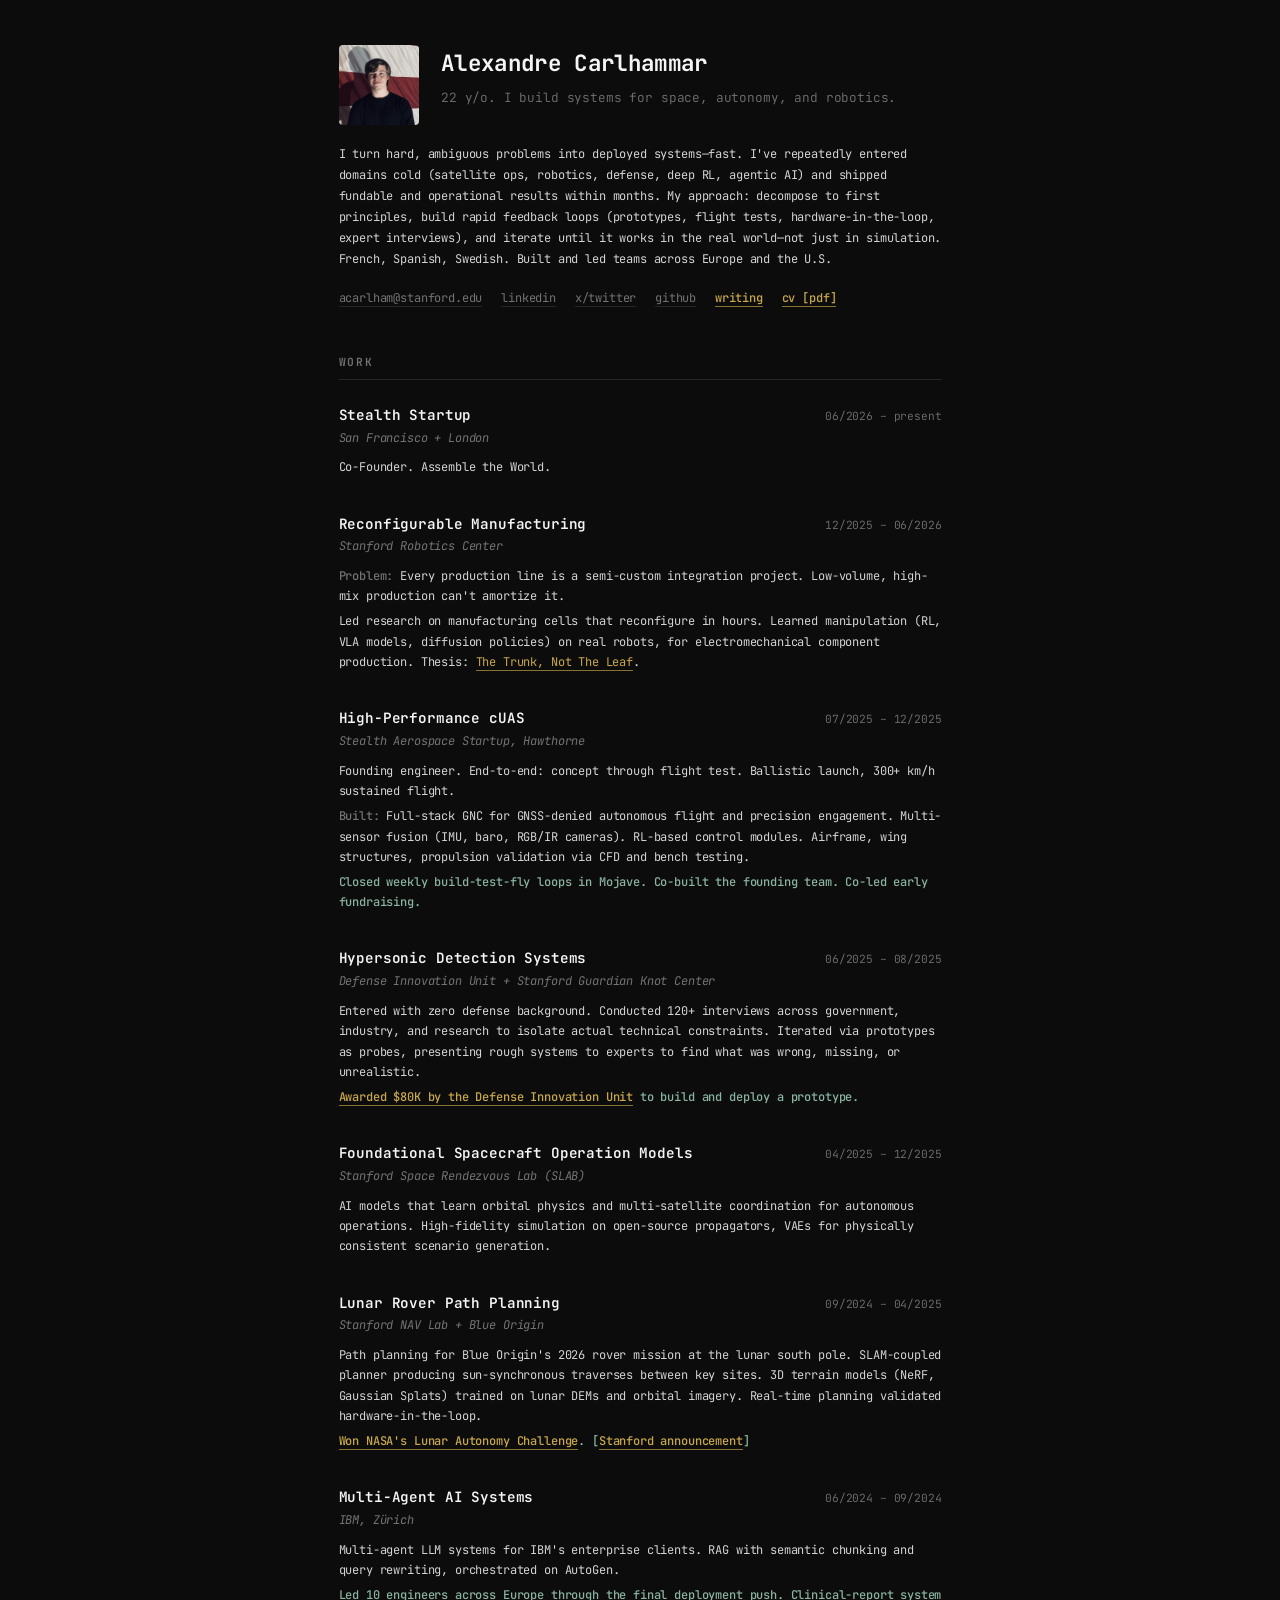
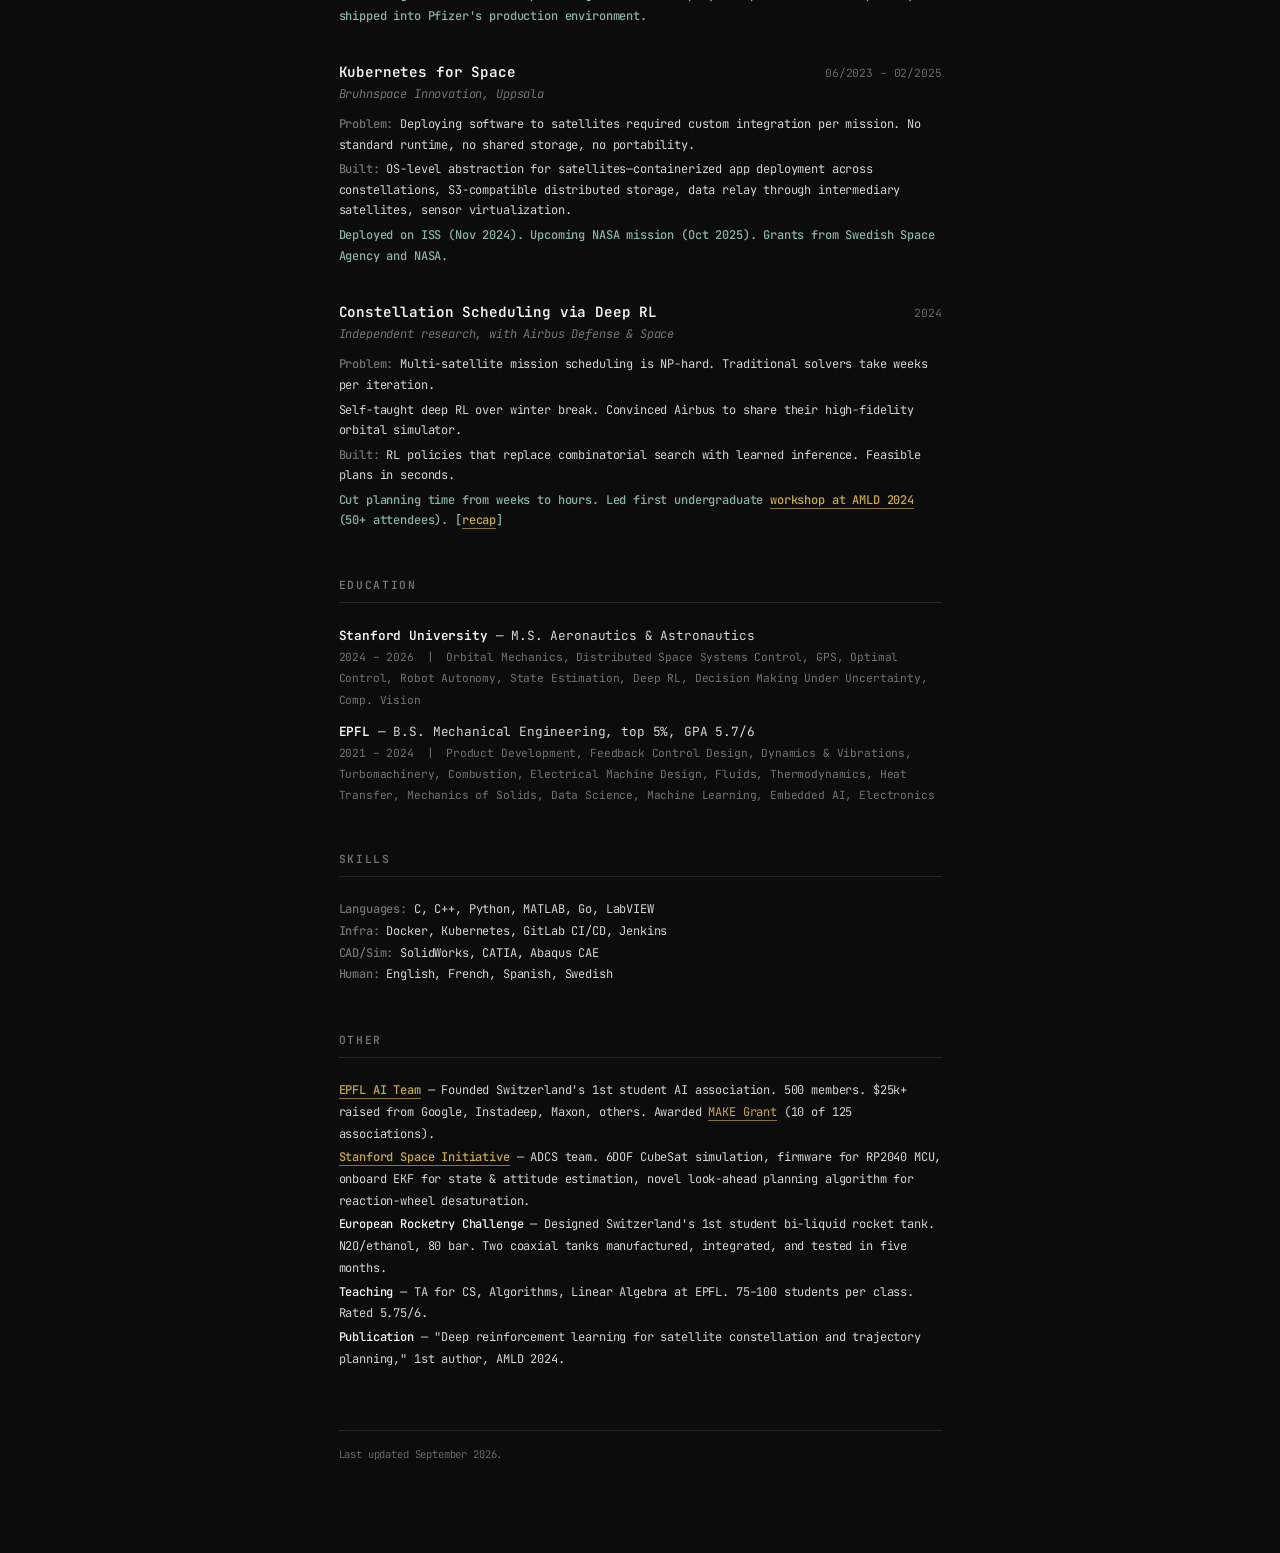
<file: index.html>
<!DOCTYPE html>
<html lang="en">
<head>
<meta charset="UTF-8">
<meta name="viewport" content="width=device-width, initial-scale=1.0">
<meta name="format-detection" content="telephone=no, date=no, email=no, address=no">
<title>Alexandre Carlhammar</title>
<link rel="icon" href="data:image/svg+xml,<svg xmlns='http://www.w3.org/2000/svg' viewBox='0 0 32 32'><rect width='32' height='32' rx='4' fill='%230c0c0c'/><text x='16' y='22' font-family='monospace' font-size='16' font-weight='bold' fill='%23c9a84c' text-anchor='middle'>AC</text></svg>">
<meta name="description" content="Systems engineer. Space, autonomy, robotics. Stanford MS Aero/Astro. Satellite systems deployed on ISS, autonomous UAS, lunar rover path planning, deep RL for constellation scheduling.">
<meta name="author" content="Alexandre Carlhammar">
<meta name="keywords" content="Alexandre Carlhammar, aerospace engineer, Stanford, EPFL, satellite systems, autonomous systems, GNC, deep reinforcement learning, space robotics">
<link rel="canonical" href="https://carlhammaralexandre.com/">

<!-- Open Graph -->
<meta property="og:type" content="website">
<meta property="og:title" content="Alexandre Carlhammar">
<meta property="og:description" content="Systems engineer. Space, autonomy, robotics. Satellite software deployed on ISS, autonomous UAS, lunar rover planning, deep RL for constellation scheduling.">
<meta property="og:url" content="https://carlhammaralexandre.com/">
<meta property="og:image" content="https://carlhammaralexandre.com/face_pic.jpg">
<meta property="og:site_name" content="Alexandre Carlhammar">

<!-- Twitter Card -->
<meta name="twitter:card" content="summary">
<meta name="twitter:title" content="Alexandre Carlhammar">
<meta name="twitter:description" content="Systems engineer. Space, autonomy, robotics. Satellite software deployed on ISS, autonomous UAS, lunar rover planning, deep RL for constellation scheduling.">
<meta name="twitter:image" content="https://carlhammaralexandre.com/face_pic.jpg">
<meta name="twitter:site" content="@acarlham">
<meta name="twitter:creator" content="@acarlham">
<link rel="stylesheet" href="style.css">
</head>
<body>

<header>
  <div class="header-top">
    <img src="face_pic.jpg" alt="Alexandre Carlhammar" class="headshot">
    <div class="header-text">
      <h1>Alexandre Carlhammar</h1>
      <p class="tagline">22 y/o. I build systems for space, autonomy, and robotics.</p>
    </div>
  </div>
  <p class="about">I turn hard, ambiguous problems into deployed systems&mdash;fast. I've repeatedly entered domains cold (satellite ops, robotics, defense, deep RL, agentic AI) and shipped fundable and operational results within months. My approach: decompose to first principles, build rapid feedback loops (prototypes, flight tests, hardware-in-the-loop, expert interviews), and iterate until it works in the real world&mdash;not just in simulation. French, Spanish, Swedish. Built and led teams across Europe and the U.S.</p>
  <div class="contact">
    <span><a href="mailto:acarlham@stanford.edu">acarlham@stanford.edu</a></span>
    <span><a href="https://www.linkedin.com/in/alexandre-carlhammar">linkedin</a></span>
    <span><a href="https://x.com/acarlham">x/twitter</a></span>
    <span><a href="https://github.com/alex-crlhmmr">github</a></span>
    <span><a class="cv-link" href="writing.html">writing</a></span>
    <span><a class="cv-link" href="CARLHAMMAR_Alexandre_CV_020326.pdf">cv [pdf]</a></span>
  </div>
</header>

<section>
  <h2>Work</h2>

  <div class="project">
    <div class="project-header">
      <span class="project-title">Stealth Startup</span>
      <span class="project-meta">06/2026 &ndash; present</span>
    </div>
    <div class="project-org">San Francisco + London</div>
    <div class="project-body">
      <p>Co-Founder. Assemble the World.</p>
    </div>
  </div>

  <div class="project">
    <div class="project-header">
      <span class="project-title">Reconfigurable Manufacturing</span>
      <span class="project-meta">12/2025 &ndash; 06/2026</span>
    </div>
    <div class="project-org">Stanford Robotics Center</div>
    <div class="project-body">
      <p><span class="label">Problem:</span> Every production line is a semi-custom integration project. Low-volume, high-mix production can't amortize it.</p>
      <p>Led research on manufacturing cells that reconfigure in hours. Learned manipulation (RL, VLA models, diffusion policies) on real robots, for electromechanical component production. Thesis: <a href="the-trunk-not-the-leaf.html">The Trunk, Not The Leaf</a>.</p>
    </div>
  </div>

  <div class="project">
    <div class="project-header">
      <span class="project-title">High-Performance cUAS</span>
      <span class="project-meta">07/2025 &ndash; 12/2025</span>
    </div>
    <div class="project-org">Stealth Aerospace Startup, Hawthorne</div>
    <div class="project-body">
      <p>Founding engineer. End-to-end: concept through flight test. Ballistic launch, 300+ km/h sustained flight.</p>
      <p><span class="label">Built:</span> Full-stack GNC for GNSS-denied autonomous flight and precision engagement. Multi-sensor fusion (IMU, baro, RGB/IR cameras). RL-based control modules. Airframe, wing structures, propulsion validation via CFD and bench testing.</p>
      <p><span class="result">Closed weekly build-test-fly loops in Mojave. Co-built the founding team. Co-led early fundraising.</span></p>
    </div>
  </div>

  <div class="project">
    <div class="project-header">
      <span class="project-title">Hypersonic Detection Systems</span>
      <span class="project-meta">06/2025 &ndash; 08/2025</span>
    </div>
    <div class="project-org">Defense Innovation Unit + Stanford Guardian Knot Center</div>
    <div class="project-body">
      <p>Entered with zero defense background. Conducted 120+ interviews across government, industry, and research to isolate actual technical constraints. Iterated via prototypes as probes, presenting rough systems to experts to find what was wrong, missing, or unrealistic.</p>
      <p><span class="result"><a href="https://stanfordh4d.substack.com/p/h4d-team-hyperwatch-goes-hypersonic">Awarded $80K by the Defense Innovation Unit</a> to build and deploy a prototype.</span></p>
    </div>
  </div>

  <div class="project">
    <div class="project-header">
      <span class="project-title">Foundational Spacecraft Operation Models</span>
      <span class="project-meta">04/2025 &ndash; 12/2025</span>
    </div>
    <div class="project-org">Stanford Space Rendezvous Lab (SLAB)</div>
    <div class="project-body">
      <p>AI models that learn orbital physics and multi-satellite coordination for autonomous operations. High-fidelity simulation on open-source propagators, VAEs for physically consistent scenario generation.</p>
    </div>
  </div>

  <div class="project">
    <div class="project-header">
      <span class="project-title">Lunar Rover Path Planning</span>
      <span class="project-meta">09/2024 &ndash; 04/2025</span>
    </div>
    <div class="project-org">Stanford NAV Lab + Blue Origin</div>
    <div class="project-body">
      <p>Path planning for Blue Origin's 2026 rover mission at the lunar south pole. SLAM-coupled planner producing sun-synchronous traverses between key sites. 3D terrain models (NeRF, Gaussian Splats) trained on lunar DEMs and orbital imagery. Real-time planning validated hardware-in-the-loop.</p>
      <p><span class="result"><a href="https://www.nasa.gov/directorates/stmd/top-prize-awarded-in-lunar-autonomy-challenge-to-virtually-map-moons-surface/">Won NASA's Lunar Autonomy Challenge</a>. [<a href="https://www.linkedin.com/posts/stanford-university-department-of-aeronautics-astronautics_stanfordengineering-stanfordaeroastro-navlab-activity-7350950987383140354-2B20">Stanford announcement</a>]</span></p>
    </div>
  </div>

  <div class="project">
    <div class="project-header">
      <span class="project-title">Multi-Agent AI Systems</span>
      <span class="project-meta">06/2024 &ndash; 09/2024</span>
    </div>
    <div class="project-org">IBM, Z&uuml;rich</div>
    <div class="project-body">
      <p>Multi-agent LLM systems for IBM's enterprise clients. RAG with semantic chunking and query rewriting, orchestrated on AutoGen.</p>
      <p><span class="result">Led 10 engineers across Europe through the final deployment push. Clinical-report system shipped into Pfizer's production environment.</span></p>
    </div>
  </div>

  <div class="project">
    <div class="project-header">
      <span class="project-title">Kubernetes for Space</span>
      <span class="project-meta">06/2023 &ndash; 02/2025</span>
    </div>
    <div class="project-org">Bruhnspace Innovation, Uppsala</div>
    <div class="project-body">
      <p><span class="label">Problem:</span> Deploying software to satellites required custom integration per mission. No standard runtime, no shared storage, no portability.</p>
      <p><span class="label">Built:</span> OS-level abstraction for satellites&mdash;containerized app deployment across constellations, S3-compatible distributed storage, data relay through intermediary satellites, sensor virtualization.</p>
      <p><span class="result">Deployed on ISS (Nov 2024). Upcoming NASA mission (Oct 2025). Grants from Swedish Space Agency and NASA.</span></p>
    </div>
  </div>

  <div class="project">
    <div class="project-header">
      <span class="project-title">Constellation Scheduling via Deep RL</span>
      <span class="project-meta">2024</span>
    </div>
    <div class="project-org">Independent research, with Airbus Defense &amp; Space</div>
    <div class="project-body">
      <p><span class="label">Problem:</span> Multi-satellite mission scheduling is NP-hard. Traditional solvers take weeks per iteration.</p>
      <p>Self-taught deep RL over winter break. Convinced Airbus to share their high-fidelity orbital simulator.</p>
      <p><span class="label">Built:</span> RL policies that replace combinatorial search with learned inference. Feasible plans in seconds.</p>
      <p><span class="result">Cut planning time from weeks to hours. Led first undergraduate <a href="https://x.com/appliedmldays/status/1771847099535020448">workshop at AMLD 2024</a> (50+ attendees). [<a href="https://www.linkedin.com/posts/alexandre-carlhammar_reflecting-on-a-fantastic-experience-two-activity-7184822621979447296-3ujh">recap</a>]</span></p>
    </div>
  </div>

</section>

<section>
  <h2>Education</h2>
  <div class="edu-entry">
    <span class="school">Stanford University</span> &mdash; <span class="degree">M.S. Aeronautics &amp; Astronautics</span><br>
    <span class="dates">2024 &ndash; 2026 &ensp;|&ensp; Orbital Mechanics, Distributed Space Systems Control, GPS, Optimal Control, Robot Autonomy, State Estimation, Deep RL, Decision Making Under Uncertainty, Comp. Vision</span>
  </div>
  <div class="edu-entry">
    <span class="school">EPFL</span> &mdash; <span class="degree">B.S. Mechanical Engineering, top 5%, GPA 5.7/6</span><br>
    <span class="dates">2021 &ndash; 2024 &ensp;|&ensp; Product Development, Feedback Control Design, Dynamics &amp; Vibrations, Turbomachinery, Combustion, Electrical Machine Design, Fluids, Thermodynamics, Heat Transfer, Mechanics of Solids, Data Science, Machine Learning, Embedded AI, Electronics</span>
  </div>
</section>

<section>
  <h2>Skills</h2>
  <div class="skills-list">
    <span class="cat">Languages:</span> C, C++, Python, MATLAB, Go, LabVIEW<br>
    <span class="cat">Infra:</span> Docker, Kubernetes, GitLab CI/CD, Jenkins<br>
    <span class="cat">CAD/Sim:</span> SolidWorks, CATIA, Abaqus CAE<br>
    <span class="cat">Human:</span> English, French, Spanish, Swedish
  </div>
</section>

<section>
  <h2>Other</h2>
  <div class="other-list">
    <div class="other-item"><span class="highlight"><a href="https://epflaiteam.ch/home">EPFL AI Team</a></span> &mdash; Founded Switzerland's 1st student AI association. 500 members. $25k+ raised from Google, Instadeep, Maxon, others. Awarded <a href="https://make.epfl.ch/projects/33/association-epfl-ai-team-33">MAKE Grant</a> (10 of 125 associations).</div>
    <div class="other-item"><span class="highlight"><a href="https://ssi.stanford.edu">Stanford Space Initiative</a></span> &mdash; ADCS team. 6DOF CubeSat simulation, firmware for RP2040 MCU, onboard EKF for state &amp; attitude estimation, novel look-ahead planning algorithm for reaction-wheel desaturation.</div>
    <div class="other-item"><span class="highlight">European Rocketry Challenge</span> &mdash; Designed Switzerland's 1st student bi-liquid rocket tank. N2O/ethanol, 80 bar. Two coaxial tanks manufactured, integrated, and tested in five months.</div>
    <div class="other-item"><span class="highlight">Teaching</span> &mdash; TA for CS, Algorithms, Linear Algebra at EPFL. 75&ndash;100 students per class. Rated 5.75/6.</div>
    <div class="other-item"><span class="highlight">Publication</span> &mdash; "Deep reinforcement learning for satellite constellation and trajectory planning," 1st author, AMLD 2024.</div>
  </div>
</section>

<footer>
  Last updated September 2026.
</footer>

</body>
</html>
</file>
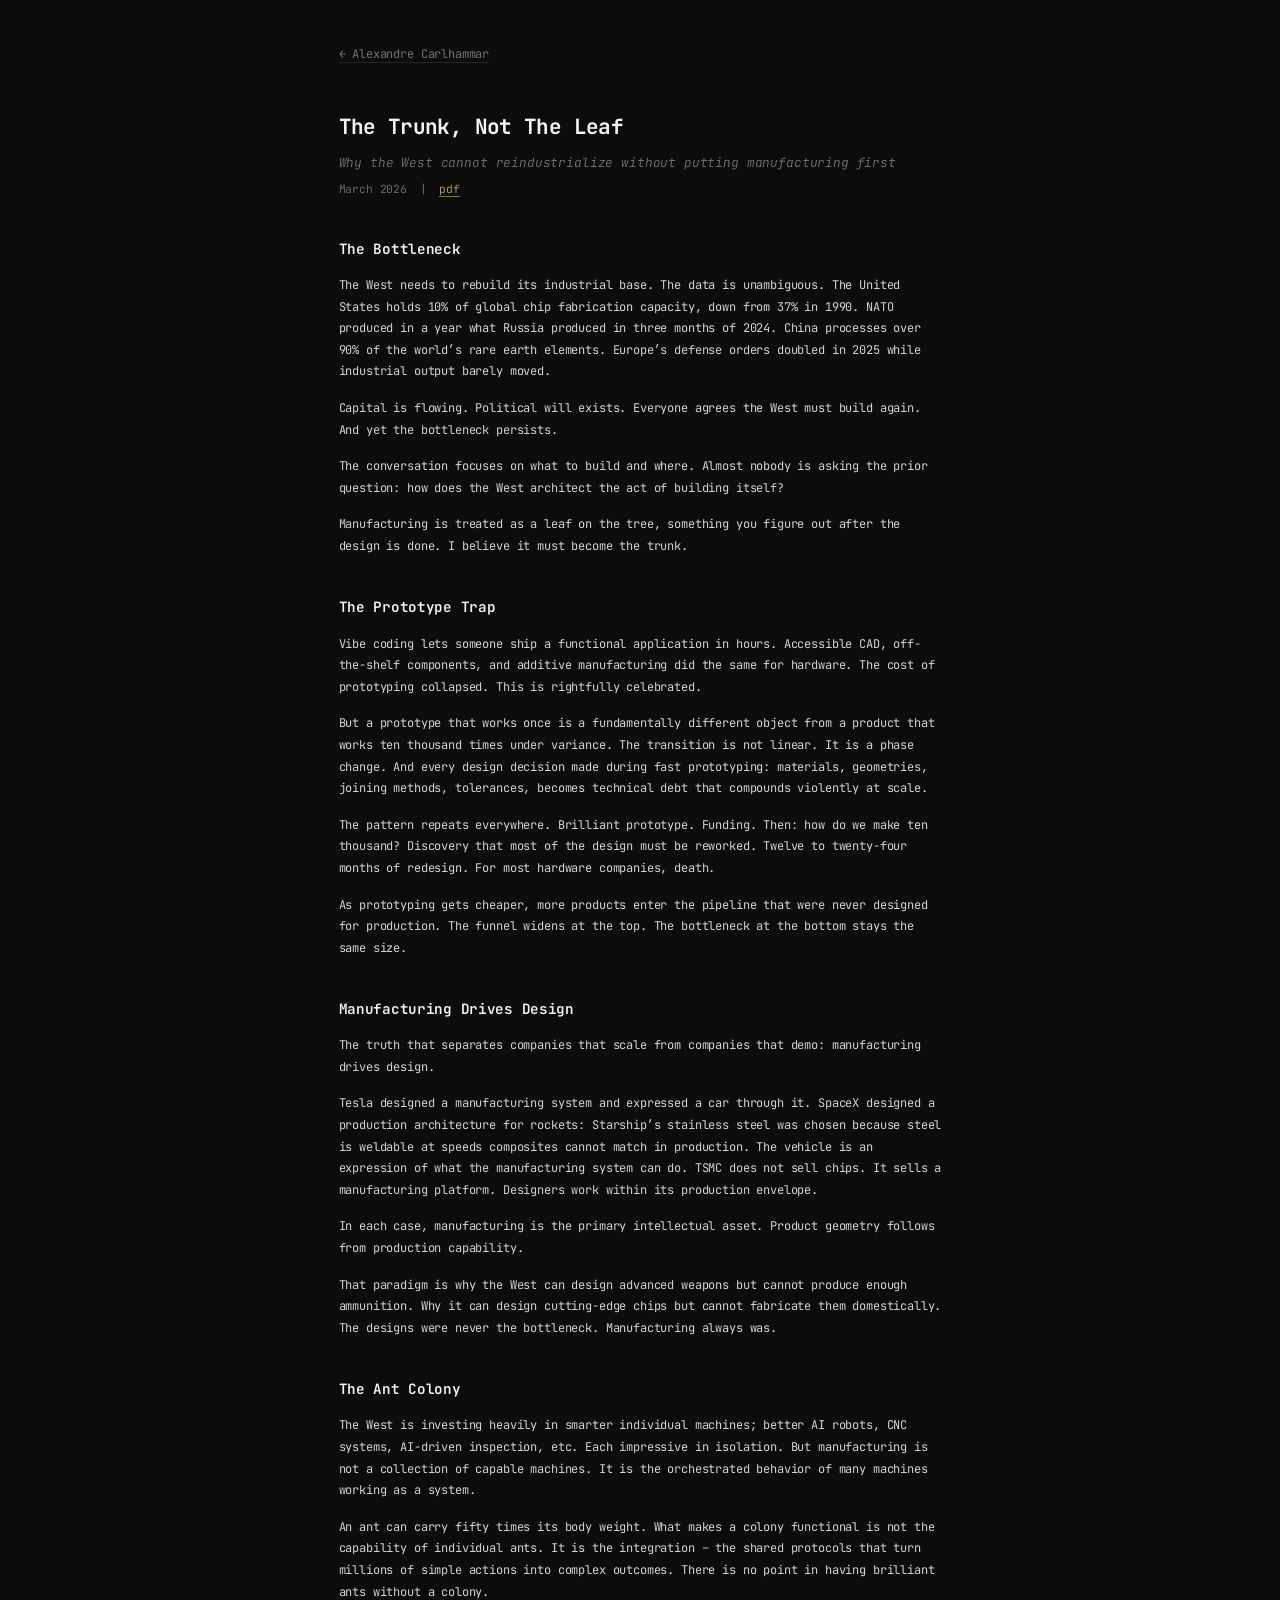
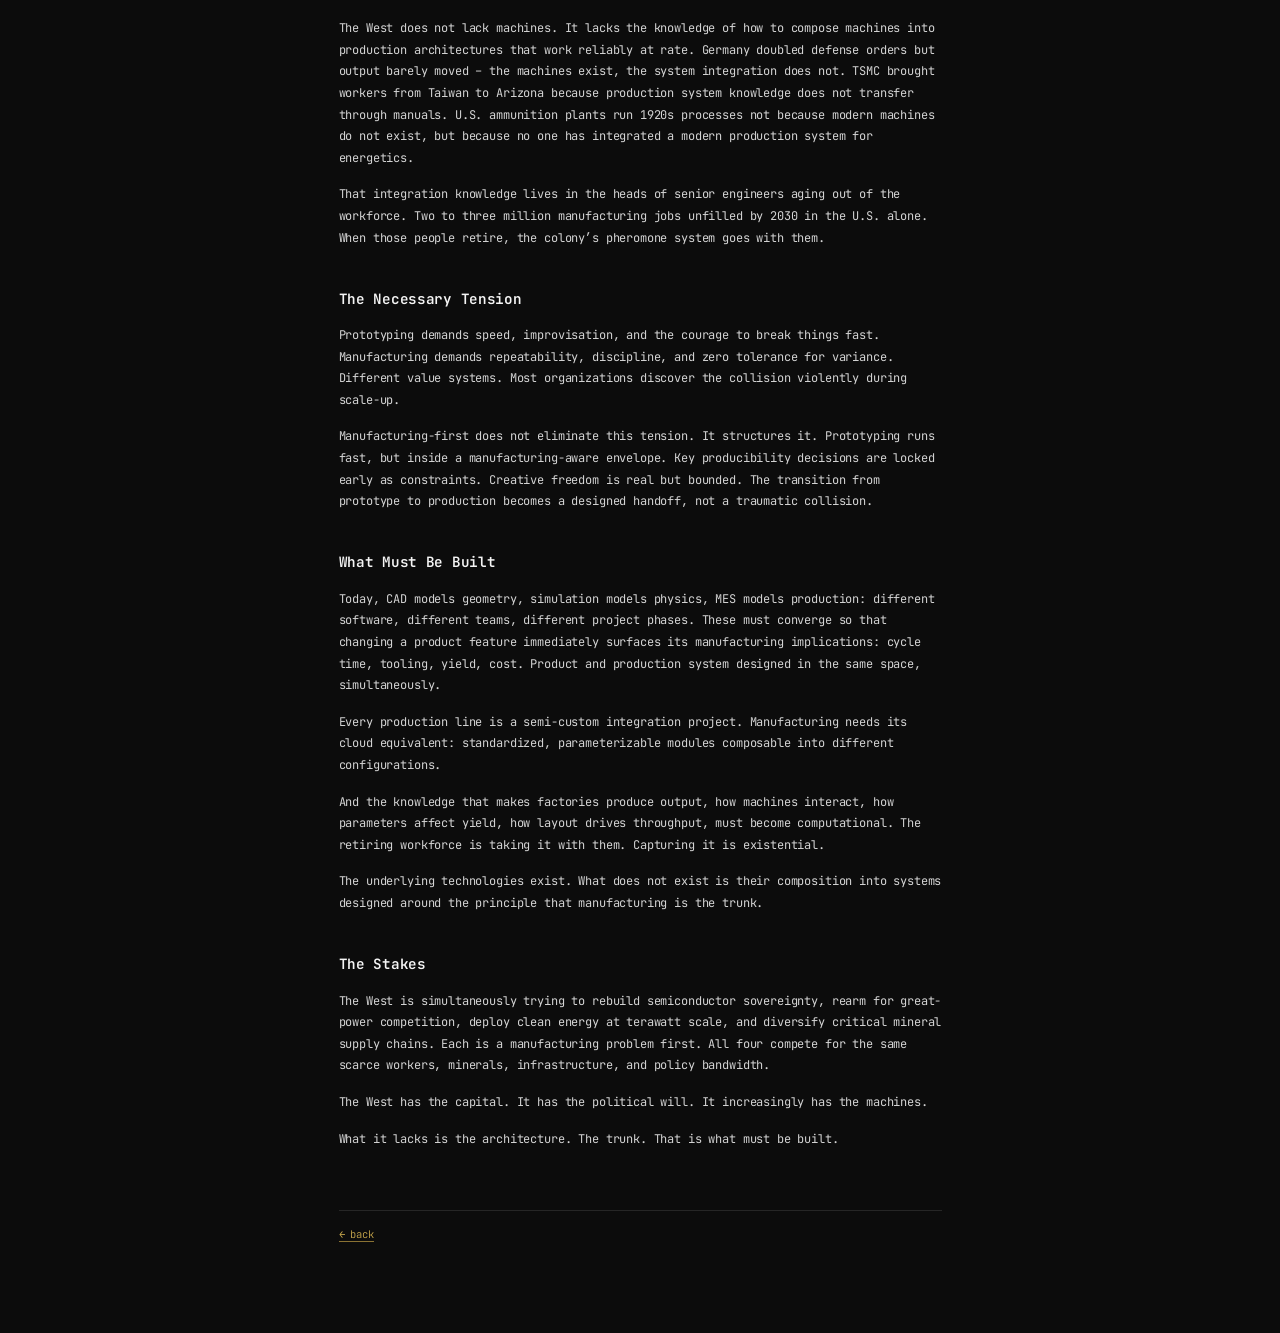
<file: the-trunk-not-the-leaf.html>
<!DOCTYPE html>
<html lang="en">
<head>
<meta charset="UTF-8">
<meta name="viewport" content="width=device-width, initial-scale=1.0">
<meta name="format-detection" content="telephone=no, date=no, email=no, address=no">
<title>The Trunk, Not The Leaf &mdash; Alexandre Carlhammar</title>
<link rel="icon" href="data:image/svg+xml,<svg xmlns='http://www.w3.org/2000/svg' viewBox='0 0 32 32'><rect width='32' height='32' rx='4' fill='%230c0c0c'/><text x='16' y='22' font-family='monospace' font-size='16' font-weight='bold' fill='%23c9a84c' text-anchor='middle'>AC</text></svg>">
<meta name="description" content="Why the West cannot reindustrialize without putting manufacturing first. Manufacturing is treated as a leaf on the tree. It must become the trunk.">
<meta name="author" content="Alexandre Carlhammar">
<link rel="canonical" href="https://carlhammaralexandre.com/the-trunk-not-the-leaf.html">

<!-- Open Graph -->
<meta property="og:type" content="article">
<meta property="og:title" content="The Trunk, Not The Leaf">
<meta property="og:description" content="Why the West cannot reindustrialize without putting manufacturing first. Manufacturing is treated as a leaf on the tree. It must become the trunk.">
<meta property="og:url" content="https://carlhammaralexandre.com/the-trunk-not-the-leaf.html">
<meta property="og:image" content="https://carlhammaralexandre.com/face_pic.jpg">
<meta property="og:site_name" content="Alexandre Carlhammar">
<meta property="article:author" content="Alexandre Carlhammar">
<meta property="article:published_time" content="2026-03-01">

<!-- Twitter Card -->
<meta name="twitter:card" content="summary">
<meta name="twitter:title" content="The Trunk, Not The Leaf">
<meta name="twitter:description" content="Why the West cannot reindustrialize without putting manufacturing first. Manufacturing is treated as a leaf on the tree. It must become the trunk.">
<meta name="twitter:image" content="https://carlhammaralexandre.com/face_pic.jpg">
<meta name="twitter:site" content="@acarlham">
<meta name="twitter:creator" content="@acarlham">
<link rel="stylesheet" href="style.css">
</head>
<body>

<nav>
  <a href="/">&larr; Alexandre Carlhammar</a>
</nav>

<article>
  <div class="essay-header">
    <h1>The Trunk, Not The Leaf</h1>
    <p class="subtitle">Why the West cannot reindustrialize without putting manufacturing first</p>
    <p class="meta">March 2026 &ensp;|&ensp; <a href="TheTrunkNotTheLeaf.pdf">pdf</a></p>
  </div>

  <div class="essay-body">
    <h2>The Bottleneck</h2>

    <p>The West needs to rebuild its industrial base. The data is unambiguous. The United States holds 10% of global chip fabrication capacity, down from 37% in 1990. NATO produced in a year what Russia produced in three months of 2024. China processes over 90% of the world&rsquo;s rare earth elements. Europe&rsquo;s defense orders doubled in 2025 while industrial output barely moved.</p>

    <p>Capital is flowing. Political will exists. Everyone agrees the West must build again. And yet the bottleneck persists.</p>

    <p>The conversation focuses on what to build and where. Almost nobody is asking the prior question: how does the West architect the act of building itself?</p>

    <p>Manufacturing is treated as a leaf on the tree, something you figure out after the design is done. I believe it must become the trunk.</p>

    <h2>The Prototype Trap</h2>

    <p>Vibe coding lets someone ship a functional application in hours. Accessible CAD, off-the-shelf components, and additive manufacturing did the same for hardware. The cost of prototyping collapsed. This is rightfully celebrated.</p>

    <p>But a prototype that works once is a fundamentally different object from a product that works ten thousand times under variance. The transition is not linear. It is a phase change. And every design decision made during fast prototyping: materials, geometries, joining methods, tolerances, becomes technical debt that compounds violently at scale.</p>

    <p>The pattern repeats everywhere. Brilliant prototype. Funding. Then: how do we make ten thousand? Discovery that most of the design must be reworked. Twelve to twenty-four months of redesign. For most hardware companies, death.</p>

    <p>As prototyping gets cheaper, more products enter the pipeline that were never designed for production. The funnel widens at the top. The bottleneck at the bottom stays the same size.</p>

    <h2>Manufacturing Drives Design</h2>

    <p>The truth that separates companies that scale from companies that demo: manufacturing drives design.</p>

    <p>Tesla designed a manufacturing system and expressed a car through it. SpaceX designed a production architecture for rockets: Starship&rsquo;s stainless steel was chosen because steel is weldable at speeds composites cannot match in production. The vehicle is an expression of what the manufacturing system can do. TSMC does not sell chips. It sells a manufacturing platform. Designers work within its production envelope.</p>

    <p>In each case, manufacturing is the primary intellectual asset. Product geometry follows from production capability.</p>

    <p>That paradigm is why the West can design advanced weapons but cannot produce enough ammunition. Why it can design cutting-edge chips but cannot fabricate them domestically. The designs were never the bottleneck. Manufacturing always was.</p>

    <h2>The Ant Colony</h2>

    <p>The West is investing heavily in smarter individual machines; better AI robots, CNC systems, AI-driven inspection, etc. Each impressive in isolation. But manufacturing is not a collection of capable machines. It is the orchestrated behavior of many machines working as a system.</p>

    <p>An ant can carry fifty times its body weight. What makes a colony functional is not the capability of individual ants. It is the integration &ndash; the shared protocols that turn millions of simple actions into complex outcomes. There is no point in having brilliant ants without a colony.</p>

    <p>The West does not lack machines. It lacks the knowledge of how to compose machines into production architectures that work reliably at rate. Germany doubled defense orders but output barely moved &ndash; the machines exist, the system integration does not. TSMC brought workers from Taiwan to Arizona because production system knowledge does not transfer through manuals. U.S. ammunition plants run 1920s processes not because modern machines do not exist, but because no one has integrated a modern production system for energetics.</p>

    <p>That integration knowledge lives in the heads of senior engineers aging out of the workforce. Two to three million manufacturing jobs unfilled by 2030 in the U.S. alone. When those people retire, the colony&rsquo;s pheromone system goes with them.</p>

    <h2>The Necessary Tension</h2>

    <p>Prototyping demands speed, improvisation, and the courage to break things fast. Manufacturing demands repeatability, discipline, and zero tolerance for variance. Different value systems. Most organizations discover the collision violently during scale-up.</p>

    <p>Manufacturing-first does not eliminate this tension. It structures it. Prototyping runs fast, but inside a manufacturing-aware envelope. Key producibility decisions are locked early as constraints. Creative freedom is real but bounded. The transition from prototype to production becomes a designed handoff, not a traumatic collision.</p>

    <h2>What Must Be Built</h2>

    <p>Today, CAD models geometry, simulation models physics, MES models production: different software, different teams, different project phases. These must converge so that changing a product feature immediately surfaces its manufacturing implications: cycle time, tooling, yield, cost. Product and production system designed in the same space, simultaneously.</p>

    <p>Every production line is a semi-custom integration project. Manufacturing needs its cloud equivalent: standardized, parameterizable modules composable into different configurations.</p>

    <p>And the knowledge that makes factories produce output, how machines interact, how parameters affect yield, how layout drives throughput, must become computational. The retiring workforce is taking it with them. Capturing it is existential.</p>

    <p>The underlying technologies exist. What does not exist is their composition into systems designed around the principle that manufacturing is the trunk.</p>

    <h2>The Stakes</h2>

    <p>The West is simultaneously trying to rebuild semiconductor sovereignty, rearm for great-power competition, deploy clean energy at terawatt scale, and diversify critical mineral supply chains. Each is a manufacturing problem first. All four compete for the same scarce workers, minerals, infrastructure, and policy bandwidth.</p>

    <p>The West has the capital. It has the political will. It increasingly has the machines.</p>

    <p>What it lacks is the architecture. The trunk. That is what must be built.</p>
  </div>
</article>

<footer>
  <a href="/">&larr; back</a>
</footer>

</body>
</html>
</file>
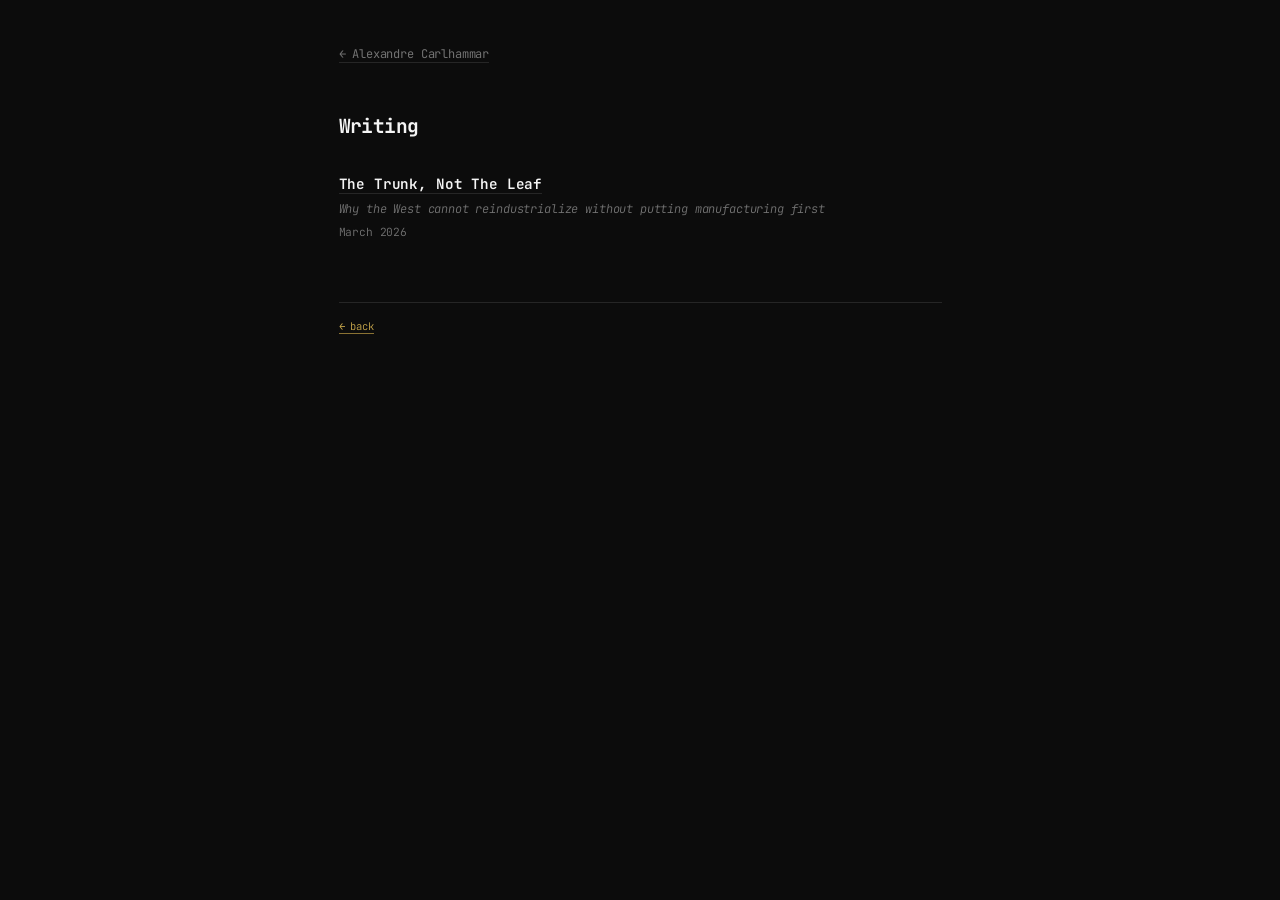
<file: writing.html>
<!DOCTYPE html>
<html lang="en">
<head>
<meta charset="UTF-8">
<meta name="viewport" content="width=device-width, initial-scale=1.0">
<meta name="format-detection" content="telephone=no, date=no, email=no, address=no">
<title>Writing &mdash; Alexandre Carlhammar</title>
<link rel="icon" href="data:image/svg+xml,<svg xmlns='http://www.w3.org/2000/svg' viewBox='0 0 32 32'><rect width='32' height='32' rx='4' fill='%230c0c0c'/><text x='16' y='22' font-family='monospace' font-size='16' font-weight='bold' fill='%23c9a84c' text-anchor='middle'>AC</text></svg>">
<meta name="description" content="Writing by Alexandre Carlhammar. Essays on manufacturing, reindustrialization, and building systems.">
<meta name="author" content="Alexandre Carlhammar">
<link rel="stylesheet" href="style.css">
</head>
<body>

<nav>
  <a href="/">&larr; Alexandre Carlhammar</a>
</nav>

<h1 class="page-title">Writing</h1>

<div class="essay-item">
  <a class="essay-title" href="the-trunk-not-the-leaf.html">The Trunk, Not The Leaf</a>
  <p class="essay-subtitle">Why the West cannot reindustrialize without putting manufacturing first</p>
  <p class="essay-date">March 2026</p>
</div>

<footer>
  <a href="/">&larr; back</a>
</footer>

</body>
</html>
</file>
<file: style.css>
@import url('https://fonts.googleapis.com/css2?family=JetBrains+Mono:ital,wght@0,300;0,400;0,500;0,600;0,700;1,400&display=swap');

*, *::before, *::after { margin: 0; padding: 0; box-sizing: border-box; }

:root {
  --bg: #0c0c0c;
  --fg: #d4d4d4;
  --fg-dim: #737373;
  --fg-bright: #f5f5f5;
  --accent: #c9a84c;
  --accent-dim: #8a7233;
  --result-color: #8ab4a0;
  --rule: #262626;
  --max-w: 72ch;
}

html {
  font-size: 15px;
  -webkit-text-size-adjust: 100%;
}

body {
  font-family: 'JetBrains Mono', 'SF Mono', 'Cascadia Code', 'Fira Code', 'Consolas', monospace;
  background: var(--bg);
  color: var(--fg);
  line-height: 1.65;
  padding: 3rem 1.5rem 6rem;
  max-width: var(--max-w);
  margin: 0 auto;
  font-weight: 400;
  letter-spacing: -0.01em;
}

a {
  color: var(--accent);
  text-decoration: none;
  border-bottom: 1px solid var(--accent-dim);
  transition: border-color 0.15s;
}
a:hover {
  border-color: var(--accent);
}

/* ── Header ── */
header {
  margin-bottom: 3rem;
}

.header-top {
  display: flex;
  align-items: flex-start;
  gap: 1.5rem;
  margin-bottom: 1.25rem;
}

.headshot {
  width: 80px;
  height: 80px;
  border-radius: 4px;
  object-fit: cover;
  flex-shrink: 0;
  filter: grayscale(30%);
}

.header-text {
  flex: 1;
}

h1 {
  font-size: 1.5rem;
  font-weight: 700;
  color: var(--fg-bright);
  letter-spacing: -0.03em;
  margin-bottom: 0.35rem;
}

.tagline {
  color: var(--fg-dim);
  font-size: 0.85rem;
  font-weight: 300;
  margin-bottom: 0;
}

.about {
  font-size: 0.8rem;
  color: var(--fg);
  line-height: 1.75;
  margin-bottom: 1.25rem;
}

.contact {
  font-size: 0.8rem;
  color: var(--fg-dim);
  display: flex;
  flex-wrap: wrap;
  gap: 0.25rem 1.25rem;
}

.contact a {
  color: var(--fg-dim);
  border-bottom-color: var(--rule);
}
.contact a:hover {
  color: var(--accent);
  border-bottom-color: var(--accent);
}

.cv-link {
  color: var(--accent) !important;
  border-bottom-color: var(--accent-dim) !important;
  font-weight: 500;
}
.cv-link:hover {
  border-bottom-color: var(--accent) !important;
}

/* ── Sections ── */
section {
  margin-bottom: 3rem;
}

h2 {
  font-size: 0.75rem;
  font-weight: 600;
  color: var(--fg-dim);
  text-transform: uppercase;
  letter-spacing: 0.15em;
  margin-bottom: 1.5rem;
  padding-bottom: 0.5rem;
  border-bottom: 1px solid var(--rule);
}

/* ── Project entries ── */
.project {
  margin-bottom: 2.25rem;
}

.project-header {
  display: flex;
  justify-content: space-between;
  align-items: baseline;
  flex-wrap: wrap;
  gap: 0.25rem 1rem;
  margin-bottom: 0.15rem;
}

.project-title {
  font-size: 0.95rem;
  font-weight: 600;
  color: var(--fg-bright);
}

.project-meta {
  font-size: 0.75rem;
  color: var(--fg-dim);
  font-weight: 300;
  white-space: nowrap;
}

.project-org {
  font-size: 0.8rem;
  color: var(--fg-dim);
  font-weight: 400;
  font-style: italic;
  margin-bottom: 0.6rem;
}

.project-body {
  font-size: 0.8rem;
  color: var(--fg);
  line-height: 1.7;
}

.project-body p {
  margin-bottom: 0.3rem;
}

.label {
  color: var(--fg-dim);
  font-weight: 500;
}

.result {
  color: var(--result-color);
  font-weight: 500;
}

.result a {
  color: var(--accent);
  border-bottom-color: var(--accent-dim);
}
.result a:hover {
  border-bottom-color: var(--accent);
}

/* ── Compact lists ── */
.edu-entry {
  margin-bottom: 0.75rem;
  font-size: 0.85rem;
}

.edu-entry .school {
  font-weight: 600;
  color: var(--fg-bright);
}

.edu-entry .degree {
  color: var(--fg);
}

.edu-entry .dates {
  color: var(--fg-dim);
  font-size: 0.75rem;
}

.skills-list {
  font-size: 0.8rem;
  color: var(--fg);
  line-height: 1.8;
}

.skills-list .cat {
  color: var(--fg-dim);
  font-weight: 500;
}

.other-list {
  font-size: 0.8rem;
  line-height: 1.8;
  color: var(--fg);
}

.other-item {
  margin-bottom: 0.15rem;
}

.other-item .highlight {
  color: var(--fg-bright);
  font-weight: 500;
}

/* ── Nav ── */
nav {
  margin-bottom: 3rem;
  font-size: 0.8rem;
}

nav a {
  color: var(--fg-dim);
  border-bottom-color: var(--rule);
}
nav a:hover {
  color: var(--accent);
  border-bottom-color: var(--accent);
}

/* ── Writing index ── */
h1.page-title {
  font-size: 1.3rem;
  margin-bottom: 2rem;
}

.essay-item {
  margin-bottom: 2rem;
}

.essay-item a.essay-title {
  font-size: 0.95rem;
  font-weight: 600;
  color: var(--fg-bright);
  border-bottom-color: var(--rule);
}
.essay-item a.essay-title:hover {
  color: var(--accent);
  border-bottom-color: var(--accent);
}

.essay-item .essay-subtitle {
  font-size: 0.8rem;
  color: var(--fg-dim);
  font-weight: 300;
  font-style: italic;
  margin-top: 0.25rem;
}

.essay-item .essay-date {
  font-size: 0.75rem;
  color: var(--fg-dim);
  font-weight: 300;
  margin-top: 0.2rem;
}

/* ── Essay ── */
.essay-header {
  margin-bottom: 2.5rem;
}

.essay-header h1 {
  font-size: 1.4rem;
  margin-bottom: 0.5rem;
}

.essay-header .subtitle {
  font-size: 0.85rem;
  color: var(--fg-dim);
  font-weight: 300;
  font-style: italic;
  margin-bottom: 0.5rem;
}

.essay-header .meta {
  font-size: 0.75rem;
  color: var(--fg-dim);
  font-weight: 300;
}

.essay-body h2 {
  font-size: 0.95rem;
  font-weight: 600;
  color: var(--fg-bright);
  text-transform: none;
  letter-spacing: -0.02em;
  margin-top: 2.5rem;
  margin-bottom: 1rem;
  padding-bottom: 0;
  border-bottom: none;
}

.essay-body p {
  font-size: 0.8rem;
  line-height: 1.8;
  margin-bottom: 1rem;
}

/* ── Footer ── */
footer {
  margin-top: 4rem;
  padding-top: 1rem;
  border-top: 1px solid var(--rule);
  font-size: 0.7rem;
  color: var(--fg-dim);
  font-weight: 300;
}

/* ── Responsive ── */
@media (max-width: 520px) {
  html { font-size: 14px; }
  body { padding: 2rem 1.25rem 4rem; }
  .project-header { flex-direction: column; gap: 0; }
}
</file>
